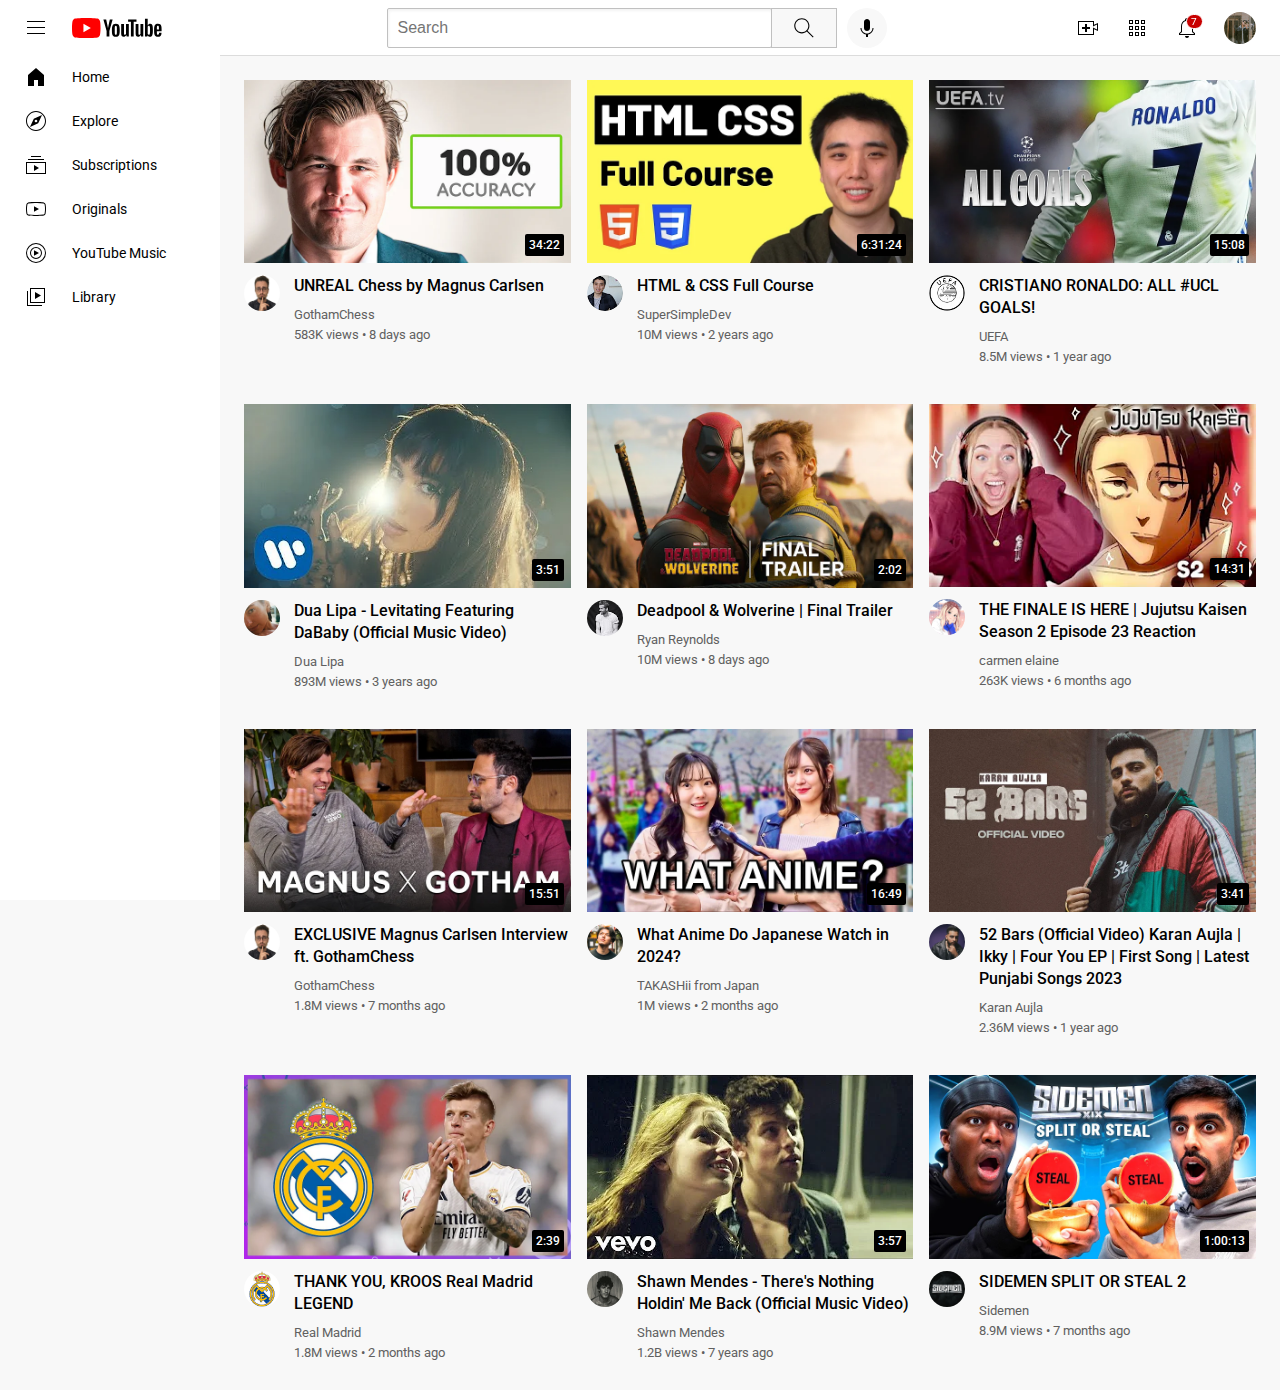
<file: index.html>
<!DOCTYPE html>
<html>

<head>
<title>YouTube</title>

<link rel="preconnect" href="https://fonts.googleapis.com">
<link rel="preconnect" href="https://fonts.gstatic.com" crossorigin>
<link href="https://fonts.googleapis.com/css2?family=Roboto:wght@400;500;700&display=swap" rel="stylesheet">

<link rel="stylesheet" href="video.css">
<link rel="stylesheet" href="header.css">
<link rel="stylesheet" href="sidebar.css">

<style>
    p{
        font-family: roboto, arial;
        margin-top: 0px;
        margin-bottom: 0px;
    }
    body{
        font-family: Roboto, arial;
        margin: 0px;
        padding-top: 80px;
        padding-left: 96px;
        padding-right: 24px;
        padding-bottom: 25px;
        background-color: rgb(248,248,248);
    }
    @media (min-width:1200px){
        body{
            padding-left: 244px;
        }
    }
</style>

</head>

<body>

<header class="header">
    <div class="left-section">
        <img class="hamburger-menu" src="icons/hamburger-menu.svg">
        <img class="youtube-logo" src="icons/youtube-logo.svg">
    </div>
    <div class="middle-section">
        <input class="search-bar" placeholder="Search" type="text">
        <button class="search-button">
            <img class="search-icon" src="icons/search.svg">
            <div class="tooltip">Search</div>
        </button>
        <button class="voice-search-button">
            <img class="voice-search-icon" src="icons/voice-search-icon.svg">
            <div class="tooltip">Search with your voice</div>
        </button>
    </div>
    <div class="right-section">
        <div class="create-section">
            <img class="upload-icon" src="icons/upload.svg">
            <div class="tooltip">Create</div>
        </div>
        <div class="yt-apps-section">
            <img class="youtube-apps-icon" src="icons/youtube-apps.svg">
            <div class="tooltip">YouTube apps</div>
        </div>
        <div class="notifications-section">
            <img class="notifications-icon" src="icons/notifications.svg">
            <div class="notifications-num">7</div>
            <div class="tooltip">Notifications</div>
        </div>
        <img class="yt-pfp" src="thumbnail/yt-pfp.jpg">
    </div>
</header>

<nav class="sidebar">
    <div class="sidebar-subsection">
        <img src="icons/home.svg">
        <div>Home</div>
    </div>
    <div class="sidebar-subsection">
        <img src="icons/explore.svg">
        <div>Explore</div>
    </div>
    <div class="sidebar-subsection">
        <img src="icons/subscriptions.svg">
        <div>Subscriptions</div>
    </div>
    <div class="sidebar-subsection">
        <img src="icons/originals.svg">
        <div>Originals</div>
    </div>
    <div class="sidebar-subsection">
        <img src="icons/youtube-music.svg">
        <div>YouTube Music</div>
    </div>
    <div class="sidebar-subsection">
        <img src="icons/library.svg">
        <div>Library</div>
    </div>
</nav>

<main>

<section class="video-log-grid">

<div class="preview">
    <div class="thumbnail-container">
        <a href="https://www.youtube.com/watch?v=qdfkP5PkBbo">
            <img class="thumbnail" src="thumbnail/thumbnail-1.webp">
        </a>
        <div class="video-time">34:22</div>
    </div>
    <div class="video-details-grid">
        <div class="icon-section">
            <a href="https://www.youtube.com/@GothamChess">
                <img class="icon" src="thumbnail/icon-1.jpg">
            </a>
            <div class="channel-info">
                <div class="channel-info-icon-section">
                    <img class="channel-info-icon" src="thumbnail/icon-1.jpg">
                </div>
                <div class="channel-detailing">
                    <div class="channel-name">GothamChess</div>
                    <div class="sub-count">5.23M subscribers</div>
                </div>
            </div>
        </div>
        <div class="detail">
            <a class="video-link" href="https://www.youtube.com/watch?v=qdfkP5PkBbo">
                <p class="video-title">UNREAL Chess by Magnus Carlsen</p>
            </a>
            <a class="channel-link" href="https://www.youtube.com/@GothamChess">
                <p class="author">GothamChess</p>
            </a>
            <p class="stats">583K views &#8226; 8 days ago</p>
        </div>
    </div>
</div>

<div class="preview">
    <div class="thumbnail-container">
        <a href="https://www.youtube.com/watch?v=G3e-cpL7ofc&t=17555s">
            <img class="thumbnail" src="thumbnail/thumbnail-2.webp">
        </a>
        <div class="video-time">6:31:24</div>
    </div>
    <div class="video-details-grid">
        <div class="icon-section">
            <a href="https://www.youtube.com/@SuperSimpleDev">
                <img class="icon" src="thumbnail/icon-2.jpg">
            </a>
            <div class="channel-info">
                <div class="channel-info-icon-section">
                    <img class="channel-info-icon" src="thumbnail/icon-2.jpg">
                </div>
                <div class="channel-detailing">
                    <div class="channel-name">SuperSimpleDev</div>
                    <div class="sub-count">479K subscribers</div>
                </div>
            </div>
        </div>
        <div class="detail">
            <a class="video-link" href="https://www.youtube.com/watch?v=G3e-cpL7ofc&t=17555s">
                <p class="video-title">HTML &#38; CSS Full Course</p>
            </a>
            <a class="channel-link" href="https://www.youtube.com/@SuperSimpleDev">
                <p class="author">SuperSimpleDev</p>
            </a>
            <p class="stats">10M views &#8226; 2 years ago</p>
        </div>
    </div>
</div>

<div class="preview">
    <div class="thumbnail-container">
        <a href="https://www.youtube.com/watch?v=UK5cu3LJ9qk">
            <img class="thumbnail" src="thumbnail/thumbnail-3.webp">
        </a>
        <div class="video-time">15:08</div>
    </div>
    <div class="video-details-grid">
        <div class="icon-section">
            <a href="https://www.youtube.com/@UEFA">
                <img class="icon" src="thumbnail/icon-3.jpg">
            </a>
            <div class="channel-info">
                <div class="channel-info-icon-section">
                    <img class="channel-info-icon" src="thumbnail/icon-3.jpg">
                </div>
                <div class="channel-detailing">
                    <div class="channel-name">UEFA</div>
                    <div class="sub-count">4.54M subscribers</div>
                </div>
            </div>
        </div>
        <div class="detail">
            <a class="video-link" href="https://www.youtube.com/watch?v=UK5cu3LJ9qk">
                <p class="video-title">CRISTIANO RONALDO: ALL #UCL GOALS!</p>
            </a>
            <a class="channel-link" href="https://www.youtube.com/@UEFA">
                <p class="author">UEFA</p>
            </a>
            <p class="stats">8.5M views &#8226; 1 year ago</p>
        </div>
    </div>
</div>

<div class="preview">
    <div class="thumbnail-container">
        <a href="https://www.youtube.com/watch?v=TUVcZfQe-Kw">
            <img class="thumbnail" src="thumbnail/thumbnail-4.webp">
        </a>
        <div class="video-time">3:51</div>
    </div>
    <div class="video-details-grid">
        <div class="icon-section">
            <a href="https://www.youtube.com/@dualipa">
                <img class="icon" src="thumbnail/icon-4.jpg">
            </a>
            <div class="channel-info">
                <div class="channel-info-icon-section">
                    <img class="channel-info-icon" src="thumbnail/icon-4.jpg">
                </div>
                <div class="channel-detailing">
                    <div class="channel-name">Dua Lipa</div>
                    <div class="sub-count">23.7M subscribers</div>
                </div>
            </div>
        </div>
        <div class="detail">
            <a class="video-link" href="https://www.youtube.com/watch?v=TUVcZfQe-Kw">
                <p class="video-title">Dua Lipa - Levitating Featuring DaBaby (Official Music Video)</p>
            </a>
            <a class="channel-link" href="https://www.youtube.com/@dualipa">
                <p class="author">Dua Lipa</p>
            </a>
            <p class="stats">893M views &#8226; 3 years ago</p>
        </div>
    </div>
</div>

<div class="preview">
    <div class="thumbnail-container">
        <a href="https://www.youtube.com/watch?v=laNA2HgwYXU">
            <img class="thumbnail" src="thumbnail/thumbnail-5.webp">
        </a>
        <div class="video-time">2:02</div>
    </div>
    <div class="video-details-grid">
        <div class="icon-section">
            <a href="https://www.youtube.com/@VancityReynolds">
                <img class="icon" src="thumbnail/icon-5.jpg">
            </a>
            <div class="channel-info">
                <div class="channel-info-icon-section">
                    <img class="channel-info-icon" src="thumbnail/icon-5.jpg">
                </div>
                <div class="channel-detailing">
                    <div class="channel-name">Ryan Reynolds</div>
                    <div class="sub-count">4.64M subscribers</div>
                </div>
            </div>
        </div>
        <div class="detail">
            <a class="video-link" href="https://www.youtube.com/watch?v=laNA2HgwYXU">
                <p class="video-title">Deadpool &#38; Wolverine &#124; Final Trailer</p>
            </a>
            <a class="channel-link" href="https://www.youtube.com/@VancityReynolds">
                <p class="author">Ryan Reynolds</p>
            </a>
            <p class="stats">10M views &#8226; 8 days ago</p>
        </div>
    </div>
</div>

<div class="preview">
    <div class="thumbnail-container">
        <a href="https://www.youtube.com/watch?v=Ocl-PnYY7K4">
            <img class="thumbnail" src="thumbnail/thumbnail-6.webp">
        </a>
        <div class="video-time">14:31</div>
    </div>
    <div class="video-details-grid">
        <div class="icon-section">
            <a href="https://www.youtube.com/@carmenelainee">
                <img class="icon" src="thumbnail/icon-6.jpg">
            </a>
            <div class="channel-info">
                <div class="channel-info-icon-section">
                    <img class="channel-info-icon" src="thumbnail/icon-6.jpg">
                </div>
                <div class="channel-detailing">
                    <div class="channel-name">carmen elaine</div>
                    <div class="sub-count">534K subscribers</div>
                </div>
            </div>
        </div>
        <div class="detail">
            <a class="video-link" href="https://www.youtube.com/watch?v=Ocl-PnYY7K4">
                <p class="video-title">THE FINALE IS HERE &#124; Jujutsu Kaisen Season 2 Episode 23 Reaction</p>
            </a>
            <a class="channel-link" href="https://www.youtube.com/@carmenelainee">
                <p class="author">carmen elaine</p>
            </a>
            <p class="stats">263K views &#8226; 6 months ago</p>
        </div>
    </div>
</div>

<div class="preview">
    <div class="thumbnail-container">
        <a href="https://www.youtube.com/watch?v=Fc1qPumIyXM">
            <img class="thumbnail" src="thumbnail/thumbnail-7.webp">
        </a>
        <div class="video-time">15:51</div>
    </div>
    <div class="video-details-grid">
        <div class="icon-section">
            <a href="https://www.youtube.com/@GothamChess">
                <img class="icon" src="thumbnail/icon-1.jpg">
            </a>
            <div class="channel-info">
                <div class="channel-info-icon-section">
                    <img class="channel-info-icon" src="thumbnail/icon-1.jpg">
                </div>
                <div class="channel-detailing">
                    <div class="channel-name">GothamChess</div>
                    <div class="sub-count">5.23M subscribers</div>
                </div>
            </div>
        </div>
        <div class="detail">
            <a class="video-link" href="https://www.youtube.com/watch?v=Fc1qPumIyXM">
                <p class="video-title">EXCLUSIVE Magnus Carlsen Interview ft. GothamChess</p>
            </a>
            <a class="channel-link" href="https://www.youtube.com/@GothamChess">
                <p class="author">GothamChess</p>
            </a>
            <p class="stats">1.8M views &#8226; 7 months ago</p>
        </div>
    </div>
</div>

<div class="preview">
    <div class="thumbnail-container">
        <a href="https://www.youtube.com/watch?v=JkbNdd8pF7k&t=1s">
            <img class="thumbnail" src="thumbnail/thumbnail-8.webp">
        </a>
        <div class="video-time">16:49</div>
    </div>
    <div class="video-details-grid">
        <div class="icon-section">
            <a href="https://www.youtube.com/@takashiifromjapan">
                <img class="icon" src="thumbnail/icon-8.jpg">
            </a>
            <div class="channel-info">
                <div class="channel-info-icon-section">
                    <img class="channel-info-icon" src="thumbnail/icon-8.jpg">
                </div>
                <div class="channel-detailing">
                    <div class="channel-name">TAKASHii from Japan</div>
                    <div class="sub-count">2.1M subscribers</div>
                </div>
            </div>
        </div>
        <div class="detail">
            <a class="video-link" href="https://www.youtube.com/watch?v=JkbNdd8pF7k&t=1s">
                <p class="video-title">What Anime Do Japanese Watch in 2024?</p>
            </a>
            <a class="channel-link" href="https://www.youtube.com/@takashiifromjapan">
                <p class="author">TAKASHii from Japan</p>
            </a>
            <p class="stats">1M views &#8226; 2 months ago</p>
        </div>
    </div>
</div>

<div class="preview">
    <div class="thumbnail-container">
        <a href="https://www.youtube.com/watch?v=4DfVxVeqk2o">
            <img class="thumbnail" src="thumbnail/thumbnail-9.webp">
        </a>
        <div class="video-time">3:41</div>
    </div>
    <div class="video-details-grid">
        <div class="icon-section">
            <a href="https://www.youtube.com/@KaranAujlaOfficial">
                <img class="icon" src="thumbnail/icon-9.jpg">
            </a>
            <div class="channel-info">
                <div class="channel-info-icon-section">
                    <img class="channel-info-icon" src="thumbnail/icon-9.jpg">
                </div>
                <div class="channel-detailing">
                    <div class="channel-name">Karan Aujla</div>
                    <div class="sub-count">2.36M subscribers</div>
                </div>
            </div>
        </div>
        <div class="detail">
            <a class="video-link" href="https://www.youtube.com/watch?v=4DfVxVeqk2o">
                <p class="video-title">52 Bars (Official Video) Karan Aujla &#124; Ikky &#124; Four You EP &#124; First Song &#124; Latest Punjabi Songs 2023</p>
            </a>
            <a class="channel-link" href="https://www.youtube.com/@KaranAujlaOfficial">
                <p class="author">Karan Aujla</p>
            </a>
            <p class="stats">2.36M views &#8226; 1 year ago</p>
        </div>
    </div>
</div>

<div class="preview">
    <div class="thumbnail-container">
        <a href="https://www.youtube.com/watch?v=1-JWDzKM9nk">
            <img class="thumbnail" src="thumbnail/thumbnail-10.webp">
        </a>
        <div class="video-time">2:39</div>
    </div>
    <div class="video-details-grid">
        <div class="icon-section">
            <a href="https://www.youtube.com/@realmadrid">
                <img class="icon" src="thumbnail/icon-10.jpg">
            </a>
            <div class="channel-info">
                <div class="channel-info-icon-section">
                    <img class="channel-info-icon" src="thumbnail/icon-10.jpg">
                </div>
                <div class="channel-detailing">
                    <div class="channel-name">Real Madrid</div>
                    <div class="sub-count">14.7M subscribers</div>
                </div>
            </div>
        </div>
        <div class="detail">
            <a class="video-link" href="https://www.youtube.com/watch?v=1-JWDzKM9nk">
                <p class="video-title">THANK YOU, KROOS  Real Madrid LEGEND</p>
            </a>
            <a class="channel-link" href="https://www.youtube.com/@realmadrid">
                <p class="author">Real Madrid</p>
            </a>
            <p class="stats">1.8M views &#8226; 2 months ago</p>
        </div>
    </div>
</div>

<div class="preview">
    <div class="thumbnail-container">
        <a href="https://www.youtube.com/watch?v=dT2owtxkU8k">
            <img class="thumbnail" src="thumbnail/thumbnail-11.webp">
        </a>
        <div class="video-time">3:57</div>
    </div>
    <div class="video-details-grid">
        <div class="icon-section">
            <a href="https://www.youtube.com/@shawnmendesvevo">
                <img class="icon" src="thumbnail/icon-11.jpg">
            </a>
            <div class="channel-info">
                <div class="channel-info-icon-section">
                    <img class="channel-info-icon" src="thumbnail/icon-11.jpg">
                </div>
                <div class="channel-detailing">
                    <div class="channel-name">Shawn Mendes</div>
                    <div class="sub-count">30.2M subscribers</div>
                </div>
            </div>
        </div>
        <div class="detail">
            <a class="video-link" href="https://www.youtube.com/watch?v=dT2owtxkU8k">
                <p class="video-title">Shawn Mendes - There's Nothing Holdin' Me Back (Official Music Video)</p>
            </a>
            <a class="channel-link" href="https://www.youtube.com/@shawnmendesvevo">
                <p class="author">Shawn Mendes</p>
            </a>
            <p class="stats">1.2B views &#8226; 7 years ago</p>
        </div>
    </div>
</div>

<div class="preview">
    <div class="thumbnail-container">
        <a href="https://www.youtube.com/watch?v=gEpDWjbzPJA">
            <img class="thumbnail" src="thumbnail/thumbnail-12.webp">
        </a>
        <div class="video-time">1:00:13</div>
    </div>
    <div class="video-details-grid">
        <div class="icon-section">
            <a href="https://www.youtube.com/@Sidemen">
                <img class="icon" src="thumbnail/icon-12.jpg">
            </a>
            <div class="channel-info">
                <div class="channel-info-icon-section">
                    <img class="channel-info-icon" src="thumbnail/icon-12.jpg">
                </div>
                <div class="channel-detailing">
                    <div class="channel-name">Sidemen</div>
                    <div class="sub-count">21.5M subscribers</div>
                </div>
            </div>
        </div>
        <div class="detail">
            <a class="video-link" href="https://www.youtube.com/watch?v=gEpDWjbzPJA">
                <p class="video-title">SIDEMEN SPLIT OR STEAL 2</p>
            </a>
            <a class="channel-link" href="https://www.youtube.com/@Sidemen">
                <p class="author">Sidemen</p>
            </a>
            <p class="stats">8.9M views &#8226; 7 months ago</p>
        </div>
    </div>
</div>

</section>

</main>

</body>

</html>
</file>
<file: video.css>
.video-log-grid{
    display: grid;
    grid-template-columns: 1fr 1fr 1fr;
    column-gap: 16px;
    row-gap: 40px;
}
.thumbnail-container{
    margin-bottom: 8px;
    position: relative;
}
.thumbnail{
    width: 100%;
}
.video-link{
    color: black;
    text-decoration: none;
}
.channel-link{
    color: rgb(96,96,96);
    text-decoration: none;
}
.video-time{
    font-size: 12px;
    font-weight: 500;
    background-color: black;
    color: white;
    position: absolute;
    bottom: 11px;
    right: 7px;
    padding: 4px;
    border-radius: 2px;
}
.video-details-grid{
    display: grid;
    grid-template-columns: 50px 1fr;
}
.icon-section{
    position: relative;
    width: 36px;
    vertical-align: top;
}
.icon{
    height: 36px;
    width: 36px;
    border-radius: 20px;
    object-fit: cover;
    object-position: center;
}
.video-title{
    font-size: 14px;
    font-weight: 500;
    line-height: 20px;
    margin-bottom: 10px;
}
.author{
    font-size: 12px;
    color: rgb(96,96,96);
    margin-bottom: 5px;
}
.stats{
    font-size: 12px;
    color: rgb(96,96,96);
}

.channel-info{
    position: absolute;
    display: flex;
    flex-direction: row;
    width: 230px;
    background-color: white;
    border-radius: 5px;
    box-shadow: 0px 0px 10px rgba(0,0,0,0.3);
    align-items: center;
    padding-top: 12px;
    padding-bottom: 12px;
    padding-left: 10px;
    padding-right: 10px;
    top: 45px;
    pointer-events: none;
    opacity: 0;
    transition: opacity 0.15s;
    z-index: 100;
}
.icon-section:hover .channel-info{
    opacity: 1;
}
.channel-info-icon-section{
    height: 50px;
}
.channel-info-icon{
    height: 50px;
    width: 50px;
    object-fit: cover;
    object-position: center;
    border-radius: 30px;
}
.channel-detailing{
    flex: 1;
    margin-left: 7px;
}
.channel-name{
    font-weight: 500;
    margin-bottom: 4px;
}
.sub-count{
    font-size: 14px;
    color: rgb(96,96,96);
    margin-top: 4px;
}

@media (max-width: 820px){
    .video-log-grid{
        grid-template-columns: 1fr 1fr;
    }
}
@media (min-width: 821px){
    .video-log-grid{
        grid-template-columns: 1fr 1fr 1fr;
    }
}
@media (min-width: 1000px){
    .video-title{
        font-size: 16px;
        line-height: 22px;
    }
    .author,
    .stats{
        font-size: 13px;
    }
}
</file>
<file: header.css>
.header{
    height: 55px;
    display: flex;
    flex-direction: row;
    justify-content: space-between;
    position: fixed;
    top: 0px;
    left: 0px;
    right: 0px;
    background-color: white;
    border-bottom-width: 1px;
    border-bottom-style: solid;
    border-bottom-color: rgb(220,220,220);
    z-index: 200;
}

.left-section{
    display: flex;
    align-items: center;
}
.hamburger-menu{
    height: 24px;
    margin-left: 24px;
    margin-right: 24px;
}
.youtube-logo{
    height: 20px;
}

.middle-section{
    display: flex;
    flex: 1;
    align-items: center;
    margin-left: 70px;
    margin-right: 35px;
    max-width: 500px;
}
.search-bar{
    width: 0;
    flex: 1;
    height: 36px;
    padding-left: 10px;
    font-size: 16px;
    border: 1px solid rgb(192, 192, 192);
    border-radius: 2px;
    box-shadow: inset 1px 2px 3px rgba(0,0,0,0.05);
}
.search-bar::placeholder{
    font-size: 16px;
}
.search-bar:focus{
    outline: none;
}
.search-button{
    height: 40px;
    width: 66px;
    background-color: rgb(248, 248, 248);
    border-width: 1px;
    border-style: solid;
    border-color: rgb(192, 192, 192);
    margin-left: -1px;
    margin-right: 10px;
    position: relative;
}
.search-icon{
    height: 26px;
}
.voice-search-button{
    height: 40px;
    width: 40px;
    background-color: rgb(248, 248, 248);
    border-radius: 20px;
    border: none;
    position: relative;
}
.voice-search-icon{
    height: 24px;
}

.right-section{
    display: flex;
    width: 180px;
    align-items: center;
    justify-content: space-between;
    margin-right: 24px;
    flex-shrink: 0;
}
.upload-icon{
    height: 24px;
}
.youtube-apps-icon{
    height: 24px;
}
.notifications-section{
    height: 24px;
    position: relative;
}
.notifications-num{
    position: absolute;
    color: white;
    background-color: rgb(200, 0, 0);
    top: -2px;
    right: -4px;
    font-size: 10px;
    padding-top: 1px;
    padding-bottom: 1px;
    padding-left: 4.5px;
    padding-right: 4.5px;
    border-radius: 10px;
    border-width: 1.9px;
    border-color: white;
    border-style: solid;
}
.notifications-icon{
    height: 24px;
}
.yt-pfp{
    height: 32px;
    width: 32px;
    object-fit: cover;
    object-position: center;
    border-radius: 20px;
}

.search-button .tooltip,
.voice-search-button .tooltip,
.notifications-section .tooltip,
.create-section .tooltip,
.yt-apps-section .tooltip{
    position: absolute;
    color: white;
    background-color: gray;
    font-size: 12px;
    padding-left: 8px;
    padding-right: 8px;
    padding-top: 4px;
    padding-bottom: 4px;
    border-radius: 2px;
    bottom: -30px;
    opacity: 0;
    transition: opacity 0.15s;
    pointer-events: none;
    white-space: nowrap;
}
.search-button .tooltip{
    bottom: -31px;
}
.create-section .tooltip{
    bottom: -23px;
}
.yt-apps-section .tooltip{
    bottom: -23px;
}
.notifications-section .tooltip{
    bottom: -38px;
}
.search-button:hover .tooltip,
.voice-search-button:hover .tooltip,
.notifications-section:hover .tooltip,
.create-section:hover .tooltip,
.yt-apps-section:hover .tooltip{
    opacity: 1;
}
.search-button,
.voice-search-button,
.notifications-section,
.create-section,
.yt-apps-section{
    display: flex;
    justify-content: center;
    align-items: center;
}
</file>
<file: sidebar.css>
.sidebar{
    background-color: white;
    width: 72px;
    position: fixed;
    left: 0px;
    top: 55px;
    bottom: 0px;
    z-index: 300;
}
.sidebar-subsection{
    height: 74px;
    display: flex;
    align-items: center;
    justify-content: center;
    flex-direction: column;
    cursor: pointer;
}
.sidebar-subsection:hover{
    background-color: rgb(235,235,235);
}
.sidebar-subsection img{
    height: 24px;
    margin-bottom: 4px;
}
.sidebar-subsection div{
    font-size: 10px;
}
@media (min-width: 1200px){
    .sidebar{
        width: 220px;
    }
    .sidebar-subsection{
        flex-direction: row;
        justify-content: left;
        padding-left: 24px;
        height: 44px;
    }
    .sidebar-subsection img{
        margin-bottom: 0px;
    }
    .sidebar-subsection div{
        font-size: 14px;
        margin-left: 24px;
    }
}
</file>
